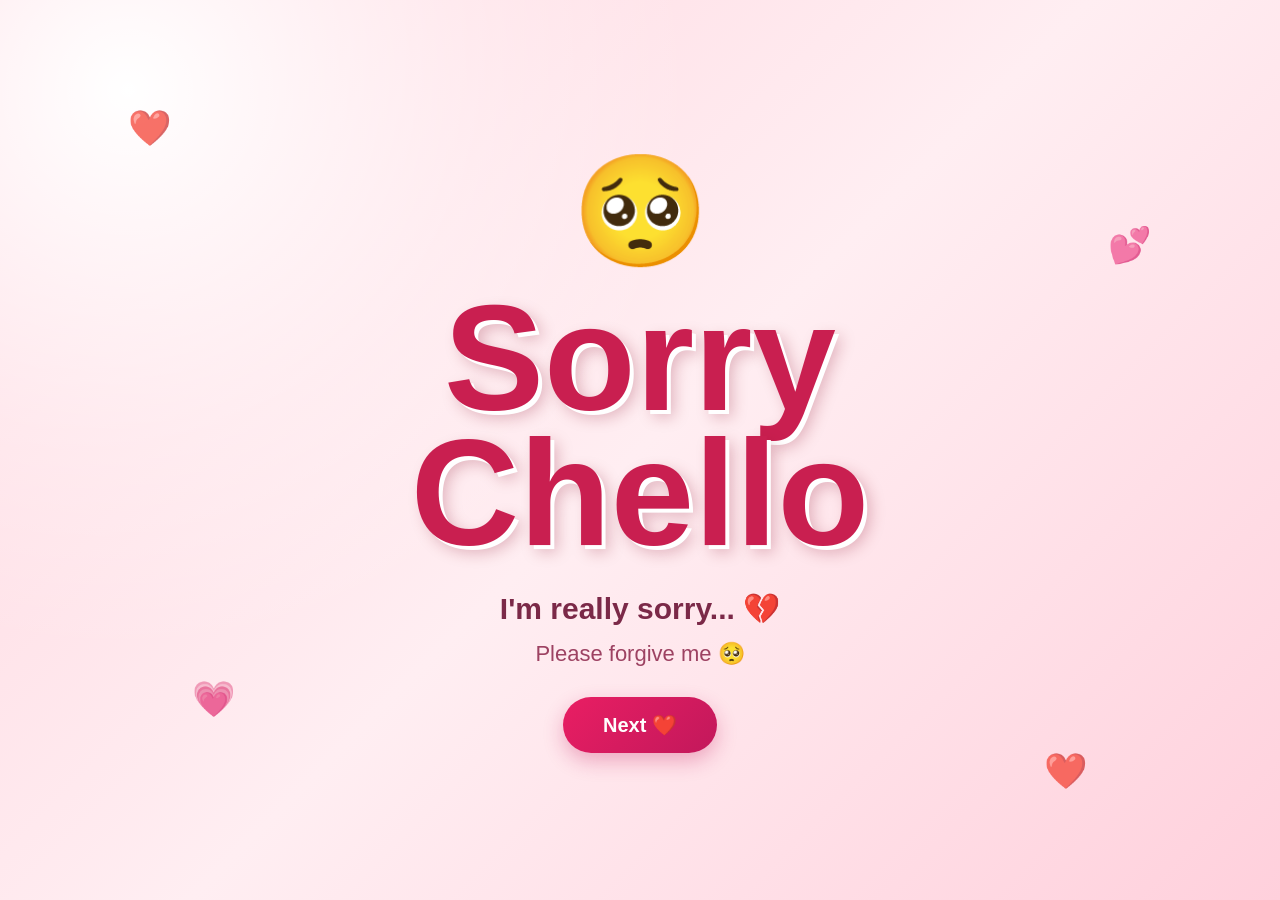
<file: index.html>
<!DOCTYPE html>
<html lang="en">
<head>
    <meta charset="UTF-8">
    <meta name="viewport" content="width=device-width, initial-scale=1.0">
    <title>Sorry Chello ❤️</title>

    <link rel="stylesheet" href="style.css">
</head>

<body>

    <section class="page1">

        <div class="floating-heart heart1">❤️</div>
        <div class="floating-heart heart2">💕</div>
        <div class="floating-heart heart3">💗</div>
        <div class="floating-heart heart4">❤️</div>

        <main class="container">

            <div class="sad-emoji">🥺</div>

            <h1>Sorry<br>Chello</h1>

            <p class="subtitle">
                I'm really sorry... 💔
            </p>

            <p class="small-text">
                Please forgive me 🥺
            </p>

            <button class="next-button" onclick="goToPage2()">
                Next ❤️
            </button>

        </main>

    </section>

    <script src="script.js"></script>

</body>
</html>
</file>
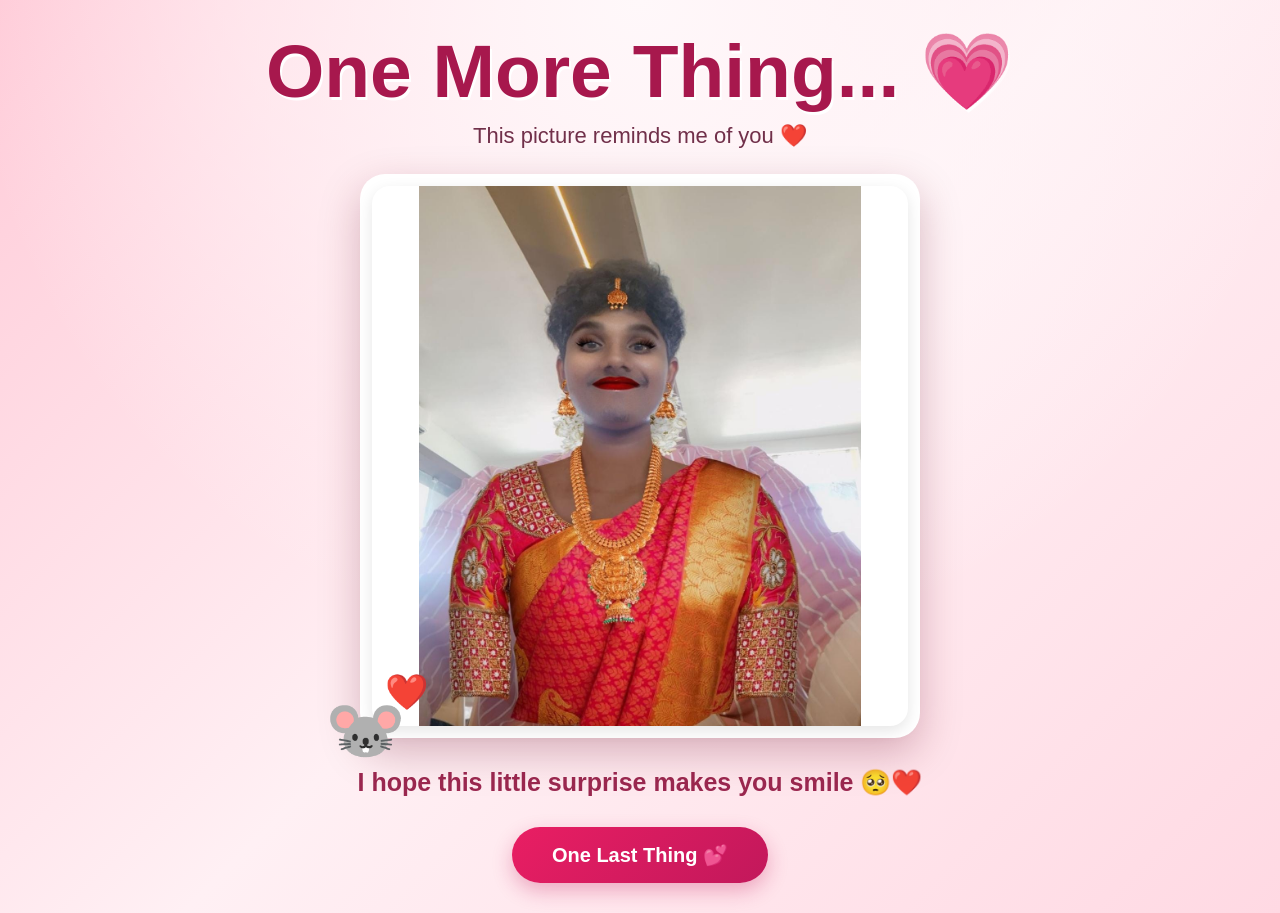
<file: page2.html>
<!DOCTYPE html>
<html lang="en">

<head>
    <meta charset="UTF-8">
    <meta name="viewport" content="width=device-width, initial-scale=1.0">

    <title>For My Chello ❤️</title>

    <link rel="stylesheet" href="./style.css">
</head>

<body>

    <section class="page2">

        <main class="photo-container">

            <h1 class="page2-title">
                One More Thing... 💗
            </h1>

            <p class="page2-text">
                This picture reminds me of you ❤️
            </p>

            <div class="photo-box">

                <!-- YOUR IMAGE -->
                <img
                    src="./images/chello.png"
                    alt="Chello"
                    class="main-photo"
                >

                <!-- Cute mouse -->
                <div class="cute-mouse">
                    🐭
                </div>

                <!-- Heart -->
                <div class="mouse-heart">
                    ❤️
                </div>

            </div>

            <p class="love-text">
                I hope this little surprise makes you smile 🥺❤️
            </p>

            <button
                class="next-button"
                onclick="goToPage3()">
                One Last Thing 💕
            </button>

        </main>

    </section>

    <script src="./script.js"></script>

</body>

</html>
</file>
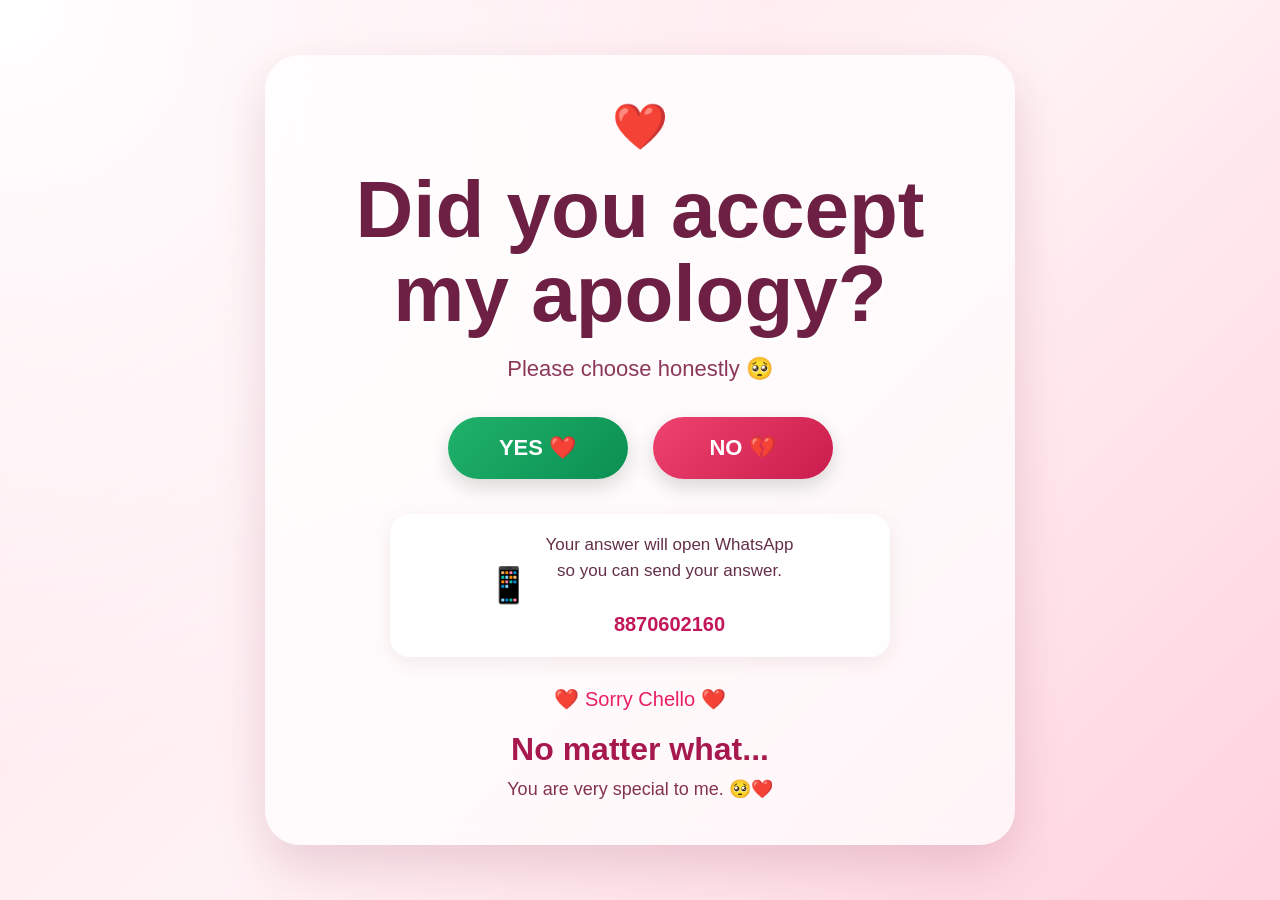
<file: page3.html>
<!DOCTYPE html>
<html lang="en">
<head>
    <meta charset="UTF-8">
    <meta name="viewport" content="width=device-width, initial-scale=1.0">

    <title>Did You Accept My Apology? ❤️</title>

    <link rel="stylesheet" href="style.css">
</head>

<body>

    <section class="page3">

        <main class="question-container">

            <div class="top-heart">
                ❤️
            </div>

            <h1>
                Did you accept<br>
                my apology?
            </h1>

            <p class="question-text">
                Please choose honestly 🥺
            </p>

            <div class="answer-buttons">

                <button
                    class="yes-button"
                    onclick="answerYes()">
                    YES ❤️
                </button>

                <button
                    class="no-button"
                    onclick="answerNo()">
                    NO 💔
                </button>

            </div>

            <div class="notification-box">

                <div class="phone-icon">
                    📱
                </div>

                <p>
                    Your answer will open WhatsApp<br>
                    so you can send your answer.
                    <br><br>
                    <strong>8870602160</strong>
                </p>

            </div>

            <div class="bottom-line">
                ❤️ Sorry Chello ❤️
            </div>

            <h2>
                No matter what...
            </h2>

            <p class="final-message">
                You are very special to me. 🥺❤️
            </p>

        </main>

    </section>

    <script src="script.js"></script>

</body>
</html>
</file>
<file: style.css>
/* =========================================
   GLOBAL SETTINGS
========================================= */

* {
    margin: 0;
    padding: 0;
    box-sizing: border-box;
}

html {
    width: 100%;
    min-height: 100%;
    scroll-behavior: smooth;
}

body {
    width: 100%;
    min-height: 100vh;

    font-family:
        "Segoe UI",
        "Comic Sans MS",
        cursive,
        sans-serif;

    overflow-x: hidden;
}

img {
    max-width: 100%;
}


/* =========================================
   PAGE 1
========================================= */

.page1 {
    width: 100%;
    min-height: 100vh;

    display: flex;
    justify-content: center;
    align-items: center;

    text-align: center;

    position: relative;
    overflow: hidden;

    background:
        radial-gradient(
            circle at 10% 10%,
            #ffffff 0%,
            rgba(255,255,255,0.3) 25%,
            transparent 40%
        ),
        linear-gradient(
            135deg,
            #ffd6df,
            #ffeef2,
            #ffd0dc
        );
}

.container {
    width: 90%;
    max-width: 750px;

    padding: 30px;

    position: relative;
    z-index: 5;
}

.sad-emoji {
    font-size: clamp(70px, 12vw, 110px);

    margin-bottom: 15px;

    animation: sadBounce 2s infinite ease-in-out;
}

.page1 h1 {
    font-size: clamp(70px, 12vw, 150px);

    line-height: 0.9;

    font-weight: 900;

    color: #c91f50;

    text-shadow:
        4px 4px 0 #ffffff,
        7px 7px 15px rgba(130, 0, 30, 0.25);

    animation: titleAppear 1.2s ease forwards;
}

.subtitle {
    margin-top: 30px;

    font-size: clamp(22px, 4vw, 30px);

    color: #7b2948;

    font-weight: bold;
}

.small-text {
    margin-top: 15px;

    font-size: clamp(18px, 3vw, 22px);

    color: #9d4262;
}


/* =========================================
   BUTTON
========================================= */

.next-button {
    margin-top: 30px;

    border: none;
    outline: none;

    padding: 16px 40px;

    border-radius: 50px;

    background:
        linear-gradient(
            135deg,
            #e91e63,
            #c2185b
        );

    color: white;

    font-size: 20px;

    font-weight: bold;

    cursor: pointer;

    box-shadow:
        0 8px 20px rgba(194,24,91,0.30);

    transition:
        transform 0.3s ease,
        box-shadow 0.3s ease;
}

.next-button:hover {
    transform: translateY(-5px) scale(1.05);

    box-shadow:
        0 14px 30px rgba(194,24,91,0.40);
}

.next-button:active {
    transform: scale(0.95);
}


/* =========================================
   FLOATING HEARTS
========================================= */

.floating-heart {
    position: fixed;

    z-index: 1;

    font-size: 35px;

    opacity: 0.75;

    pointer-events: none;

    user-select: none;

    animation:
        floatingHeart 5s infinite ease-in-out;
}

.heart1 {
    top: 12%;
    left: 10%;
    animation-delay: 0s;
}

.heart2 {
    top: 25%;
    right: 10%;
    animation-delay: 1s;
}

.heart3 {
    bottom: 20%;
    left: 15%;
    animation-delay: 2s;
}

.heart4 {
    bottom: 12%;
    right: 15%;
    animation-delay: 3s;
}


/* =========================================
   PAGE 2
========================================= */

.page2 {
    width: 100%;
    min-height: 100vh;

    display: flex;
    justify-content: center;
    align-items: center;

    text-align: center;

    padding: 30px 15px;

    position: relative;
    overflow: hidden;

    background:
        radial-gradient(
            circle at top,
            #fff8fa 0%,
            rgba(255,248,250,0.5) 35%,
            transparent 60%
        ),
        linear-gradient(
            135deg,
            #ffcbd8,
            #fff0f4,
            #ffd9e3
        );
}

.photo-container {
    width: 100%;
    max-width: 750px;

    position: relative;

    z-index: 5;
}

.page2-title {
    font-size: clamp(38px, 7vw, 75px);

    line-height: 1.1;

    color: #a7184d;

    margin-bottom: 10px;

    text-shadow:
        2px 3px 0 white;
}

.page2-text {
    font-size: clamp(18px, 3vw, 22px);

    color: #71304a;

    margin-bottom: 25px;
}


/* =========================================
   PHOTO BOX
========================================= */

.photo-box {
    position: relative;

    width: min(90vw, 560px);

    margin: 0 auto;

    padding: 12px;

    background: white;

    border-radius: 25px;

    box-shadow:
        0 15px 40px rgba(100,0,30,0.25);

    overflow: visible;
}

.main-photo {
    display: block;

    width: 100%;

    height: auto;

    max-height: 60vh;

    object-fit: contain;

    border-radius: 18px;

    box-shadow:
        0 5px 15px rgba(0,0,0,0.10);
}


/* =========================================
   CUTE MOUSE ANIMATION
========================================= */

.cute-mouse {
    position: absolute;

    left: -35px;
    bottom: -30px;

    z-index: 10;

    font-size: 65px;

    pointer-events: none;

    animation:
        mouseMove 4s infinite ease-in-out;
}

.mouse-heart {
    position: absolute;

    left: 25px;
    bottom: 25px;

    z-index: 11;

    font-size: 35px;

    pointer-events: none;

    animation:
        heartPulse 1.3s infinite ease-in-out;
}

.love-text {
    margin-top: 30px;

    font-size: clamp(20px, 4vw, 25px);

    color: #9b2850;

    font-weight: bold;
}


/* =========================================
   PAGE 3
========================================= */

.page3 {
    width: 100%;
    min-height: 100vh;

    display: flex;

    justify-content: center;
    align-items: center;

    text-align: center;

    padding: 30px 15px;

    position: relative;
    overflow: hidden;

    background:
        radial-gradient(
            circle at top left,
            #ffffff 0%,
            rgba(255,255,255,0.5) 30%,
            transparent 50%
        ),
        linear-gradient(
            135deg,
            #ffe0e8,
            #fff2f5,
            #ffd2de
        );
}

.question-container {
    width: 95%;
    max-width: 750px;

    padding: 45px 25px;

    background:
        rgba(255,255,255,0.70);

    border-radius: 35px;

    box-shadow:
        0 20px 50px rgba(110,0,40,0.15);

    backdrop-filter: blur(10px);

    -webkit-backdrop-filter: blur(10px);

    position: relative;

    z-index: 5;
}

.top-heart {
    font-size: 45px;

    animation:
        heartPulse 1.2s infinite ease-in-out;
}

.question-container h1 {
    margin-top: 15px;

    font-size: clamp(42px, 8vw, 80px);

    line-height: 1.05;

    color: #6d2043;

    text-shadow:
        2px 3px 0 white;
}

.question-text {
    margin-top: 20px;

    font-size: clamp(18px, 3vw, 22px);

    color: #8c3859;
}


/* =========================================
   YES / NO BUTTONS
========================================= */

.answer-buttons {
    display: flex;

    justify-content: center;

    align-items: center;

    gap: 25px;

    margin-top: 35px;

    flex-wrap: wrap;
}

.yes-button,
.no-button {
    min-width: 180px;

    padding: 18px 35px;

    border: none;

    outline: none;

    border-radius: 50px;

    color: white;

    font-size: 22px;

    font-weight: bold;

    cursor: pointer;

    box-shadow:
        0 8px 20px rgba(0,0,0,0.15);

    transition:
        transform 0.3s ease,
        box-shadow 0.3s ease;
}

.yes-button {
    background:
        linear-gradient(
            135deg,
            #20b26b,
            #0b8f52
        );
}

.no-button {
    background:
        linear-gradient(
            135deg,
            #ef426f,
            #c91d4d
        );
}

.yes-button:hover {
    transform:
        translateY(-5px) scale(1.05);

    box-shadow:
        0 14px 28px rgba(11,143,82,0.30);
}

.no-button:hover {
    transform:
        translateY(-5px) scale(1.05);

    box-shadow:
        0 14px 28px rgba(201,29,77,0.30);
}


/* =========================================
   NOTIFICATION BOX
========================================= */

.notification-box {
    display: flex;

    align-items: center;

    justify-content: center;

    gap: 15px;

    width: 100%;

    max-width: 500px;

    margin: 35px auto 0;

    padding: 18px;

    background:
        rgba(255,255,255,0.85);

    border-radius: 20px;

    color: #633047;

    font-size: 17px;

    box-shadow:
        0 5px 20px rgba(100,0,30,0.08);
}

.notification-box p {
    line-height: 1.5;
}

.notification-box strong {
    font-size: 20px;

    color: #c2185b;
}

.phone-icon {
    font-size: 35px;

    flex-shrink: 0;
}


/* =========================================
   BOTTOM
========================================= */

.bottom-line {
    margin-top: 30px;

    color: #e91e63;

    font-size: 20px;
}

.question-container h2 {
    margin-top: 20px;

    color: #a7184d;

    font-size: 32px;
}

.final-message {
    margin-top: 10px;

    color: #83334e;

    font-size: 18px;
}


/* =========================================
   ANIMATIONS
========================================= */

@keyframes sadBounce {

    0%,
    100% {
        transform: translateY(0);
    }

    50% {
        transform: translateY(-12px);
    }
}

@keyframes titleAppear {

    0% {
        opacity: 0;

        transform:
            scale(0.5);
    }

    100% {
        opacity: 1;

        transform:
            scale(1);
    }
}

@keyframes floatingHeart {

    0% {
        transform:
            translateY(0)
            rotate(0deg);
    }

    25% {
        transform:
            translateY(-15px)
            rotate(5deg);
    }

    50% {
        transform:
            translateY(-30px)
            rotate(10deg);
    }

    75% {
        transform:
            translateY(-15px)
            rotate(-5deg);
    }

    100% {
        transform:
            translateY(0)
            rotate(0deg);
    }
}

@keyframes mouseMove {

    0% {
        transform:
            translateX(0)
            translateY(0)
            rotate(-5deg);
    }

    25% {
        transform:
            translateX(35px)
            translateY(-10px)
            rotate(5deg);
    }

    50% {
        transform:
            translateX(70px)
            translateY(0)
            rotate(-5deg);
    }

    75% {
        transform:
            translateX(35px)
            translateY(-10px)
            rotate(5deg);
    }

    100% {
        transform:
            translateX(0)
            translateY(0)
            rotate(-5deg);
    }
}

@keyframes heartPulse {

    0% {
        transform: scale(1);
    }

    50% {
        transform: scale(1.3);
    }

    100% {
        transform: scale(1);
    }
}


/* =========================================
   MOBILE
========================================= */

@media (max-width: 600px) {

    .container {
        padding: 20px 10px;
    }

    .sad-emoji {
        font-size: 75px;
    }

    .page1 h1 {
        font-size:
            clamp(65px, 20vw, 100px);
    }

    .subtitle {
        font-size: 22px;
    }

    .small-text {
        font-size: 18px;
    }

    .next-button {
        padding: 14px 32px;

        font-size: 18px;
    }


    .page2 {
        padding: 25px 10px;
    }

    .page2-title {
        font-size: 42px;
    }

    .page2-text {
        font-size: 18px;
    }

    .photo-box {
        width: 92vw;

        padding: 8px;

        border-radius: 20px;
    }

    .main-photo {
        max-height: 50vh;

        border-radius: 14px;
    }

    .cute-mouse {
        left: -10px;

        bottom: -25px;

        font-size: 50px;
    }

    .mouse-heart {
        left: 25px;

        bottom: 20px;

        font-size: 28px;
    }

    .love-text {
        font-size: 20px;
    }


    .page3 {
        padding: 20px 10px;
    }

    .question-container {
        width: 96%;

        padding: 35px 15px;

        border-radius: 25px;
    }

    .top-heart {
        font-size: 38px;
    }

    .question-container h1 {
        font-size: 45px;
    }

    .question-text {
        font-size: 18px;
    }

    .answer-buttons {
        gap: 15px;

        flex-direction: column;
    }

    .yes-button,
    .no-button {
        width: 80%;

        min-width: 0;

        padding: 15px 25px;

        font-size: 20px;
    }

    .notification-box {
        flex-direction: column;

        font-size: 14px;

        padding: 15px;
    }

    .notification-box strong {
        font-size: 18px;
    }

    .phone-icon {
        font-size: 30px;
    }

    .question-container h2 {
        font-size: 27px;
    }

    .final-message {
        font-size: 16px;
    }

    .floating-heart {
        font-size: 25px;
    }

    .heart1 {
        left: 5%;
    }

    .heart2 {
        right: 5%;
    }

    .heart3 {
        left: 7%;
    }

    .heart4 {
        right: 7%;
    }
}


/* =========================================
   VERY SMALL SCREENS
========================================= */

@media (max-width: 380px) {

    .page1 h1 {
        font-size: 60px;
    }

    .sad-emoji {
        font-size: 65px;
    }

    .question-container h1 {
        font-size: 38px;
    }

    .yes-button,
    .no-button {
        width: 90%;
    }
}
</file>
